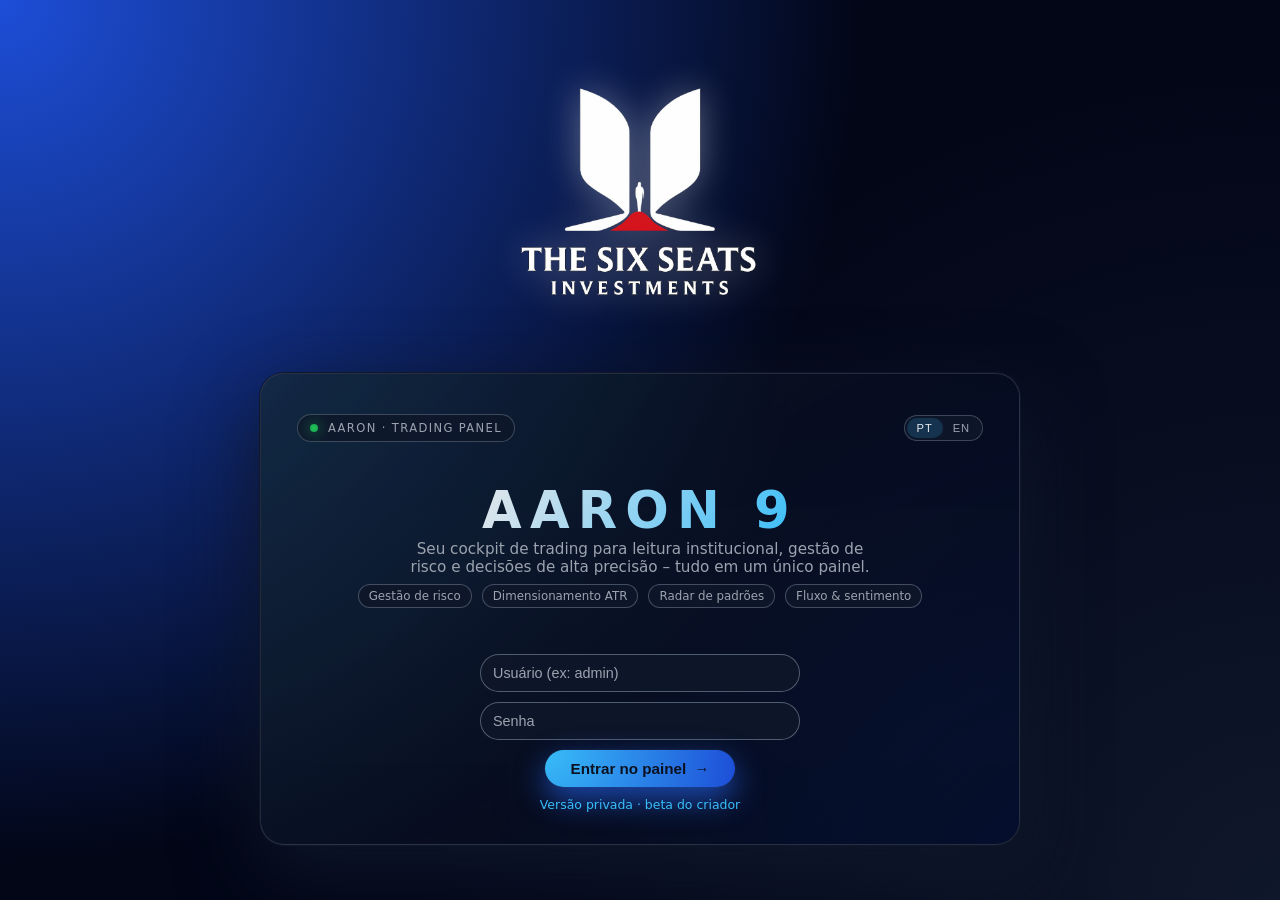
<file: index.html>
<!DOCTYPE html>
<html lang="pt-BR">
<head>
  <meta charset="UTF-8" />
  <title>AARON 9 – Login</title>
  <meta name="viewport" content="width=device-width, initial-scale=1" />
  <style>
    :root {
      --bg-main: #020617;
      --bg-card: rgba(15, 23, 42, 0.96);
      --accent: #38bdf8;
      --accent-soft: rgba(56, 189, 248, 0.18);
      --text: #e5e7eb;
      --text-soft: #9ca3af;
      --radius-xl: 24px;
    }

    * {
      box-sizing: border-box;
      margin: 0;
      padding: 0;
    }

       body {
      min-height: 100vh;
      font-family: system-ui, -apple-system, BlinkMacSystemFont, "SF Pro Text",
        "Segoe UI", sans-serif;
      color: var(--text);
      background:
        radial-gradient(circle at top left, #1d4ed8 0, transparent 55%),
        radial-gradient(circle at bottom right, #0f172a 0, transparent 55%),
        var(--bg-main);
      display: flex;
      flex-direction: column;      /* logo em cima, painel embaixo */
      align-items: center;
      justify-content: center;
      padding: 7px 24px 24px;     /* reserva espaço pro logo */
    }


    /* ===== LOGO THE SIX SEATS NO TOPO ===== */
       .brand-header {
      display: flex;
      justify-content: center;
      align-items: center;
      margin-bottom: 15px;      /* espaço entre logo e painel */
      pointer-events: none;     /* não pega clique */
    }


    .brand-logo {
  max-width: 320px;   /* era 260px */
  width: 26vw;        /* era 22vw */
  height: auto;
  filter: drop-shadow(0 0 18px rgba(255, 255, 255, 0.35));
}


    .landing-shell {
      width: 100%;
      max-width: 760px;
      background: linear-gradient(
          135deg,
          rgba(15, 23, 42, 0.92),
          rgba(2, 6, 23, 0.98)
        );
      border-radius: var(--radius-xl);
      border: 1px solid rgba(148, 163, 184, 0.22);
      box-shadow:
        0 0 0 1px rgba(15, 23, 42, 0.9),
        0 28px 80px rgba(15, 23, 42, 0.95);
      padding: 40px 36px 32px;
      position: relative;
      overflow: hidden;
    }

    .landing-shell::before {
      content: "";
      position: absolute;
      inset: -120px;
      background:
        radial-gradient(circle at 0% 0%, rgba(56, 189, 248, 0.16), transparent 55%),
        radial-gradient(circle at 100% 100%, rgba(37, 99, 235, 0.16), transparent 55%);
      opacity: 0.9;
      pointer-events: none;
    }

    .landing-inner {
      position: relative;
      z-index: 1;
      display: flex;
      flex-direction: column;
      gap: 28px;
    }

    .top-row {
      display: flex;
      justify-content: space-between;
      align-items: center;
      gap: 16px;
    }

    .logo-mark {
      display: inline-flex;
      align-items: center;
      gap: 10px;
      padding: 6px 12px;
      border-radius: 999px;
      background: rgba(15, 23, 42, 0.85);
      border: 1px solid rgba(148, 163, 184, 0.35);
      font-size: 0.72rem;
      letter-spacing: 0.12em;
      text-transform: uppercase;
      color: var(--text-soft);
      width: fit-content;
    }

    .logo-dot {
      width: 8px;
      height: 8px;
      border-radius: 999px;
      background: radial-gradient(circle, #22c55e, #16a34a);
      box-shadow: 0 0 14px rgba(34, 197, 94, 0.9);
    }

    .lang-toggle {
      display: inline-flex;
      padding: 2px;
      border-radius: 999px;
      background: rgba(15, 23, 42, 0.9);
      border: 1px solid rgba(148, 163, 184, 0.35);
    }

    .lang-btn {
      border: none;
      background: transparent;
      color: var(--text-soft);
      font-size: 0.7rem;
      padding: 4px 10px;
      border-radius: 999px;
      cursor: pointer;
      letter-spacing: 0.08em;
      text-transform: uppercase;
    }

    .lang-btn.active {
      background: var(--accent-soft);
      color: #e5e7eb;
    }

    .brand-main {
      font-size: clamp(2.6rem, 4vw, 3.2rem);
      font-weight: 700;
      letter-spacing: 0.16em;
      text-transform: uppercase;
      text-align: center;
      margin-top: 10px;
    }

    .brand-main span {
      background: linear-gradient(120deg, #e5e7eb, #38bdf8);
      -webkit-background-clip: text;
      background-clip: text;
      color: transparent;
    }

    .brand-subtitle {
      font-size: 0.95rem;
      color: var(--text-soft);
      text-align: center;
      max-width: 480px;
      margin: 0 auto;
    }

    .pill-row {
      display: flex;
      flex-wrap: wrap;
      gap: 10px;
      justify-content: center;
      margin-top: 8px;
    }

    .pill {
      font-size: 0.74rem;
      padding: 4px 10px;
      border-radius: 999px;
      border: 1px solid rgba(148, 163, 184, 0.4);
      background: rgba(15, 23, 42, 0.9);
      color: var(--text-soft);
    }

    .actions-row {
      display: flex;
      flex-direction: column;
      align-items: center;
      gap: 10px;
      margin-top: 18px;
    }

    .login-form {
      display: flex;
      flex-direction: column;
      align-items: center;
      gap: 10px;
      width: 100%;
      max-width: 320px;
    }

    .input-field {
      width: 100%;
      padding: 10px 12px;
      border-radius: 999px;
      border: 1px solid rgba(148, 163, 184, 0.5);
      background: rgba(15, 23, 42, 0.9);
      color: var(--text);
      font-size: 0.9rem;
      outline: none;
    }

    .input-field::placeholder {
      color: var(--text-soft);
    }

    .input-field:focus {
      border-color: var(--accent);
      box-shadow: 0 0 0 1px rgba(56, 189, 248, 0.4);
    }

    .btn-primary {
      padding: 10px 26px;
      border-radius: 999px;
      border: none;
      background: radial-gradient(circle at top left, #38bdf8, #1d4ed8);
      color: #0b1120;
      font-weight: 600;
      font-size: 0.95rem;
      cursor: pointer;
      display: inline-flex;
      align-items: center;
      gap: 8px;
      box-shadow:
        0 12px 30px rgba(37, 99, 235, 0.7),
        0 0 0 1px rgba(15, 23, 42, 0.9);
      transition: transform 0.12s ease-out, box-shadow 0.12s ease-out,
        filter 0.12s ease-out;
    }

    .btn-primary:hover {
      transform: translateY(-1px);
      filter: brightness(1.05);
      box-shadow:
        0 16px 40px rgba(37, 99, 235, 0.8),
        0 0 0 1px rgba(15, 23, 42, 0.9);
    }

    .btn-primary:active {
      transform: translateY(0);
      box-shadow:
        0 8px 22px rgba(15, 23, 42, 0.95),
        0 0 0 1px rgba(15, 23, 42, 0.9);
    }

    .btn-secondary {
      font-size: 0.78rem;
      color: var(--text-soft);
    }

    .btn-secondary span {
      color: var(--accent);
      font-weight: 500;
    }

    .footer-note {
      font-size: 0.7rem;
      text-align: center;
      color: var(--text-soft);
      opacity: 0.78;
      margin-top: 10px;
    }

       @media (max-width: 640px) {
      .landing-shell {
        padding: 28px 20px 22px;
      }

      .top-row {
        flex-direction: row;
        justify-content: space-between;
      }

      /* não precisamos mais mexer em top aqui */
    }

  </style>
</head>
<body>
  <!-- LOGO THE SIX SEATS INVESTMENTS -->
  <header class="brand-header">
    <img
      src="six-seats-logo.png"
      alt="The Six Seats Investments"
      class="brand-logo"
    />
  </header>

  <div class="landing-shell">
    <div class="landing-inner">
      <div class="top-row">
        <div class="logo-mark">
          <span class="logo-dot"></span>
          <span>AARON · TRADING PANEL</span>
        </div>

        <div class="lang-toggle">
          <button
            type="button"
            class="lang-btn active"
            data-lang="pt"
            onclick="setLanguage('pt')"
          >
            PT
          </button>
          <button
            type="button"
            class="lang-btn"
            data-lang="en"
            onclick="setLanguage('en')"
          >
            EN
          </button>
        </div>
      </div>

      <div>
        <div class="brand-main">
          <span>AARON&nbsp;9</span>
        </div>
        <p id="brandSubtitle" class="brand-subtitle">
          Seu cockpit de trading para leitura institucional, gestão de risco
          e decisões de alta precisão – tudo em um único painel.
        </p>

        <div class="pill-row">
          <div class="pill">Gestão de risco</div>
          <div class="pill">Dimensionamento ATR</div>
          <div class="pill">Radar de padrões</div>
          <div class="pill">Fluxo &amp; sentimento</div>
        </div>
      </div>

      <div class="actions-row">
        <form id="loginForm" class="login-form" onsubmit="handleLogin(event)">
          <input
            id="username"
            class="input-field"
            type="text"
            placeholder="Usuário (ex: admin)"
            autocomplete="username"
            required
          />
          <input
            id="password"
            class="input-field"
            type="password"
            placeholder="Senha"
            autocomplete="current-password"
            required
          />

          <button type="submit" class="btn-primary">
            <span id="loginButtonLabel">Entrar no painel</span>
            <span>→</span>
          </button>
        </form>

        <div class="btn-secondary">
          <span id="privateTextMain">Versão privada · </span>
          <span id="privateTextTag">beta do criador</span>
        </div>
      </div>
    </div>
  </div>

  <script>
    // ===== LOGIN (Admin / Aaron10) =====
    const USERS = [
      {
        username: 'admin',
        password: 'Aaron10',
        redirect: 'panel.html', // mude se quiser outro painel
      },
    ];

    let currentLang = 'pt';

    const translations = {
      pt: {
        subtitle:
          'Seu cockpit de trading para leitura institucional, gestão de risco e decisões de alta precisão – tudo em um único painel.',
        usernamePlaceholder: 'Usuário (ex: admin)',
        passwordPlaceholder: 'Senha',
        loginButton: 'Entrar no painel',
        privateMain: 'Versão privada · ',
        privateTag: 'beta do criador',
        pills: [
          'Gestão de risco',
          'Dimensionamento ATR',
          'Radar de padrões',
          'Fluxo & sentimento',
        ],
        invalidLogin: 'Usuário ou senha inválidos.',
      },
      en: {
        subtitle:
          'Your trading cockpit for institutional reading, risk management and high-precision decisions – all in a single panel.',
        usernamePlaceholder: 'User (e.g. admin)',
        passwordPlaceholder: 'Password',
        loginButton: 'Enter panel',
        privateMain: 'Private version · ',
        privateTag: "creator's beta",
        pills: [
          'Risk management',
          'ATR sizing',
          'Pattern radar',
          'Flow & sentiment',
        ],
        invalidLogin: 'Invalid username or password.',
      },
    };

    function applyLanguage(lang) {
      const t = translations[lang] || translations.pt;
      currentLang = lang;

      // <html lang="...">
      document.documentElement.lang = lang === 'pt' ? 'pt-BR' : 'en';

      // Textos principais
      const subtitleEl = document.getElementById('brandSubtitle');
      if (subtitleEl) subtitleEl.textContent = t.subtitle;

      const usernameEl = document.getElementById('username');
      const passwordEl = document.getElementById('password');
      if (usernameEl) usernameEl.placeholder = t.usernamePlaceholder;
      if (passwordEl) passwordEl.placeholder = t.passwordPlaceholder;

      const loginBtnLabel = document.getElementById('loginButtonLabel');
      if (loginBtnLabel) loginBtnLabel.textContent = t.loginButton;

      const privateMain = document.getElementById('privateTextMain');
      const privateTag = document.getElementById('privateTextTag');
      if (privateMain) privateMain.textContent = t.privateMain;
      if (privateTag) privateTag.textContent = t.privateTag;

      // Pills
      const pillEls = document.querySelectorAll('.pill-row .pill');
      pillEls.forEach((el, idx) => {
        if (t.pills[idx]) el.textContent = t.pills[idx];
      });

      // Estado visual dos botões PT/EN
      const langButtons = document.querySelectorAll('.lang-btn');
      langButtons.forEach((btn) => {
        btn.classList.toggle('active', btn.dataset.lang === lang);
      });
    }

    function setLanguage(lang) {
      applyLanguage(lang);
    }

    function handleLogin(event) {
      event.preventDefault();

      const username = document.getElementById('username').value.trim();
      const password = document.getElementById('password').value;

      const found = USERS.find(
        (u) =>
          u.username.toLowerCase() === username.toLowerCase() &&
          u.password === password
      );

      if (!found) {
        alert(translations[currentLang].invalidLogin);
        return;
      }

      // Redireciona de acordo com o usuário
      window.location.href = found.redirect;
    }

    document.addEventListener('DOMContentLoaded', function () {
      applyLanguage(currentLang);
    });
  </script>
</body>
</html>
</file>
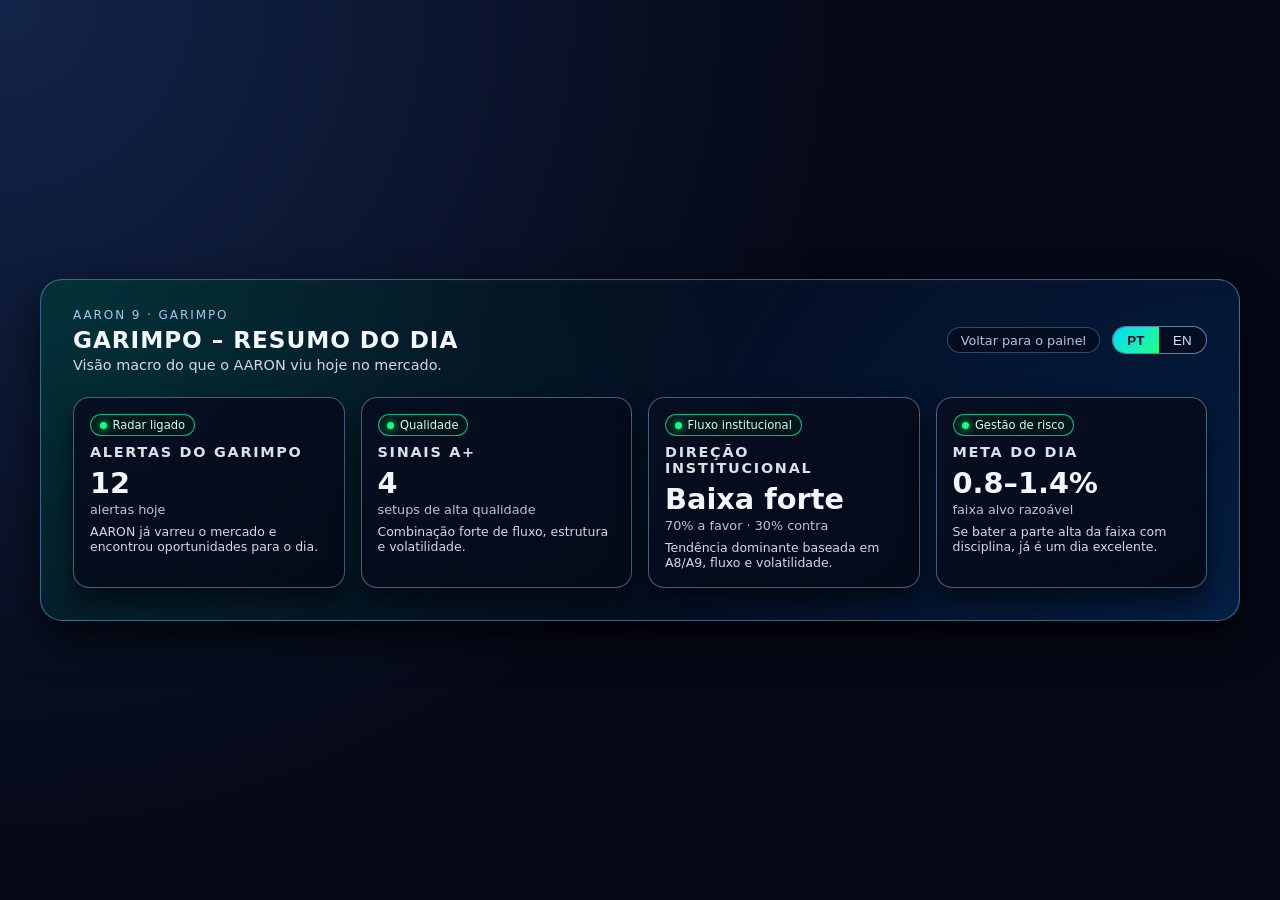
<file: garimpo.html>
<!DOCTYPE html>
<html lang="pt">
<head>
  <meta charset="UTF-8" />
  <title>AARON 9 – Garimpo</title>
  <meta name="viewport" content="width=device-width, initial-scale=1.0" />

  <style>
    /* ===========================
       RESET BÁSICO
       =========================== */
    * {
      box-sizing: border-box;
      margin: 0;
      padding: 0;
    }

    html, body {
      height: 100%;
    }

    body {
      font-family: system-ui, -apple-system, BlinkMacSystemFont, "SF Pro Text",
        "Segoe UI", sans-serif;
      background:
        radial-gradient(circle at top left, #13254a, #050816 55%),
        radial-gradient(circle at bottom right, #041226, #02030a 60%);
      color: #f5f7ff;
      padding: 1.5rem;
      display: flex;
      justify-content: center;
      align-items: center;
    }

    /* ===========================
       CONTAINER PRINCIPAL
       =========================== */
    .garimpo-shell {
      width: 100%;
      max-width: 1200px;
      border-radius: 22px;
      padding: 1.75rem 2rem 2rem;
      background:
        radial-gradient(circle at top left, rgba(0, 255, 200, 0.16), transparent 55%),
        radial-gradient(circle at bottom right, rgba(0, 120, 255, 0.18), transparent 60%),
        rgba(6, 12, 30, 0.96);
      border: 1px solid rgba(120, 220, 255, 0.4);
      box-shadow:
        0 18px 40px rgba(0, 0, 0, 0.7),
        inset 0 0 0 1px rgba(255, 255, 255, 0.02);
    }

    /* ===========================
       HEADER
       =========================== */
    .garimpo-header {
      display: flex;
      align-items: center;
      justify-content: space-between;
      gap: 1rem;
      margin-bottom: 1.5rem;
    }

    .garimpo-title-block {
      display: flex;
      flex-direction: column;
      gap: 0.25rem;
    }

    .garimpo-kicker {
      font-size: 0.75rem;
      letter-spacing: 0.16em;
      text-transform: uppercase;
      color: rgba(180, 220, 255, 0.9);
    }

    .garimpo-main-title {
      font-size: 1.45rem;
      font-weight: 700;
      letter-spacing: 0.04em;
      text-transform: uppercase;
    }

    .garimpo-subtitle {
      font-size: 0.9rem;
      opacity: 0.86;
    }

    .garimpo-header-actions {
      display: flex;
      align-items: center;
      gap: 0.75rem;
    }

    .lang-toggle {
      display: inline-flex;
      border-radius: 999px;
      border: 1px solid rgba(150, 210, 255, 0.6);
      overflow: hidden;
      background: rgba(5, 12, 30, 0.9);
      font-size: 0.78rem;
    }

    .lang-toggle button {
      padding: 0.35rem 0.9rem;
      border: none;
      outline: none;
      background: transparent;
      color: #cfe6ff;
      cursor: pointer;
      transition: background 0.18s ease, color 0.18s ease;
    }

    .lang-toggle button.active {
      background: linear-gradient(135deg, #04d9ff, #22ff88);
      color: #03101f;
      font-weight: 600;
    }

    .back-link {
      font-size: 0.8rem;
      text-decoration: none;
      color: #cfe6ff;
      opacity: 0.85;
      border-radius: 999px;
      padding: 0.3rem 0.8rem;
      border: 1px solid rgba(120, 200, 255, 0.4);
      background: rgba(3, 10, 25, 0.8);
      transition: background 0.2s ease, transform 0.2s ease, opacity 0.2s ease;
    }

    .back-link:hover {
      opacity: 1;
      background: rgba(15, 40, 90, 0.95);
      transform: translateY(-1px);
    }

    /* ===========================
       GRID DOS 4 QUADROS
       =========================== */
    .garimpo-grid {
      display: grid;
      grid-template-columns: repeat(4, minmax(0, 1fr));
      gap: 1rem;
    }

    .garimpo-card {
      position: relative;
      padding: 1rem 1rem 1.1rem;
      border-radius: 16px;
      border: 1px solid rgba(140, 200, 255, 0.45);
      background:
        linear-gradient(145deg, rgba(6, 14, 32, 0.92), rgba(5, 10, 24, 0.98));
      box-shadow: 0 14px 28px rgba(0, 0, 0, 0.6);
      overflow: hidden;
    }

    .garimpo-card::before {
      content: "";
      position: absolute;
      inset: -30%;
      background:
        radial-gradient(circle at top left, rgba(0, 255, 200, 0.12), transparent 60%);
      opacity: 0.9;
      pointer-events: none;
      z-index: -1;
    }

    .garimpo-card-title {
      font-size: 0.9rem;
      letter-spacing: 0.12em;
      text-transform: uppercase;
      opacity: 0.9;
      margin-bottom: 0.5rem;
    }

    .garimpo-card-number {
      font-size: 1.8rem;
      font-weight: 700;
      line-height: 1.1;
      margin-bottom: 0.15rem;
    }

    .garimpo-card-label {
      font-size: 0.8rem;
      opacity: 0.78;
      margin-bottom: 0.45rem;
    }

    .garimpo-card-note {
      font-size: 0.78rem;
      opacity: 0.9;
      color: #e3f1ff;
    }

    .chip {
      display: inline-flex;
      align-items: center;
      gap: 0.35rem;
      font-size: 0.72rem;
      padding: 0.2rem 0.55rem;
      border-radius: 999px;
      border: 1px solid rgba(0, 255, 190, 0.7);
      background: rgba(2, 25, 25, 0.8);
      color: #cfffec;
      margin-bottom: 0.45rem;
    }

    .chip-dot {
      width: 7px;
      height: 7px;
      border-radius: 999px;
      background: #11ff88;
      box-shadow: 0 0 9px #11ff88;
    }

    /* ===========================
       RESPONSIVO
       =========================== */
    @media (max-width: 960px) {
      .garimpo-grid {
        grid-template-columns: repeat(2, minmax(0, 1fr));
      }

      .garimpo-shell {
        padding: 1.5rem;
      }
    }

    @media (max-width: 640px) {
      body {
        padding: 0.75rem;
        align-items: stretch;
      }

      .garimpo-shell {
        padding: 1.1rem 1rem 1.4rem;
      }

      .garimpo-header {
        flex-direction: column;
        align-items: flex-start;
      }

      .garimpo-grid {
        grid-template-columns: 1fr;
      }
    }
  </style>
</head>
<body>
  <div class="garimpo-shell">
    <!-- HEADER -->
    <header class="garimpo-header">
      <div class="garimpo-title-block">
        <span class="garimpo-kicker" data-i18n="kicker">AARON 9 · GARIMPO</span>
        <h1 class="garimpo-main-title" data-i18n="mainTitle">
          Garimpo – Resumo do Dia
        </h1>
        <p class="garimpo-subtitle" data-i18n="subtitle">
          Visão macro do que o AARON viu hoje no mercado.
        </p>
      </div>

      <div class="garimpo-header-actions">
        <a href="panel.html" class="back-link" data-i18n="backLink">
          Voltar para o painel
        </a>

        <div class="lang-toggle">
          <button id="btn-lang-pt" class="active">PT</button>
          <button id="btn-lang-en">EN</button>
        </div>
      </div>
    </header>

    <!-- GRID DOS 4 QUADROS -->
    <section class="garimpo-grid">
      <!-- QUADRO 1 – Alertas -->
      <article class="garimpo-card">
        <div class="chip">
          <span class="chip-dot"></span>
          <span data-i18n="chip1">Radar ligado</span>
        </div>
        <h2 class="garimpo-card-title" data-i18n="card1.title">
          Alertas do Garimpo
        </h2>
        <p class="garimpo-card-number" id="garimpo-alertas">12</p>
        <p class="garimpo-card-label" data-i18n="card1.label">
          alertas hoje
        </p>
        <p class="garimpo-card-note" data-i18n="card1.note">
          AARON já varreu o mercado e encontrou oportunidades para o dia.
        </p>
      </article>

      <!-- QUADRO 2 – Sinais A+ -->
      <article class="garimpo-card">
        <div class="chip">
          <span class="chip-dot"></span>
          <span data-i18n="chip2">Qualidade</span>
        </div>
        <h2 class="garimpo-card-title" data-i18n="card2.title">
          Sinais A+
        </h2>
        <p class="garimpo-card-number" id="garimpo-sinais-a-plus">4</p>
        <p class="garimpo-card-label" data-i18n="card2.label">
          setups de alta qualidade
        </p>
        <p class="garimpo-card-note" data-i18n="card2.note">
          Combinação forte de fluxo, estrutura e volatilidade.
        </p>
      </article>

      <!-- QUADRO 3 – Direção institucional -->
      <article class="garimpo-card">
        <div class="chip">
          <span class="chip-dot"></span>
          <span data-i18n="chip3">Fluxo institucional</span>
        </div>
        <h2 class="garimpo-card-title" data-i18n="card3.title">
          Direção institucional
        </h2>
        <p class="garimpo-card-number" id="garimpo-direcao-dia">
          Baixa forte
        </p>
        <p class="garimpo-card-label" data-i18n="card3.label">
          70% a favor · 30% contra
        </p>
        <p class="garimpo-card-note" data-i18n="card3.note">
          Tendência dominante baseada em A8/A9, fluxo e volatilidade.
        </p>
      </article>

      <!-- QUADRO 4 – Meta do dia -->
      <article class="garimpo-card">
        <div class="chip">
          <span class="chip-dot"></span>
          <span data-i18n="chip4">Gestão de risco</span>
        </div>
        <h2 class="garimpo-card-title" data-i18n="card4.title">
          Meta do dia
        </h2>
        <p class="garimpo-card-number" id="garimpo-meta-dia">
          0.8–1.4%
        </p>
        <p class="garimpo-card-label" data-i18n="card4.label">
          faixa alvo razoável
        </p>
        <p class="garimpo-card-note" id="garimpo-status-meta" data-i18n="card4.note">
          Se bater a parte alta da faixa com disciplina, já é um dia excelente.
        </p>
      </article>
    </section>
  </div>

  <!-- ===========================
       SCRIPT DE TRADUÇÃO PT / EN
       =========================== -->
  <script>
    const translations = {
      pt: {
        kicker: "AARON 9 · GARIMPO",
        mainTitle: "Garimpo – Resumo do Dia",
        subtitle: "Visão macro do que o AARON viu hoje no mercado.",
        backLink: "Voltar para o painel",

        chip1: "Radar ligado",
        card1_title: "Alertas do Garimpo",
        card1_label: "alertas hoje",
        card1_note: "AARON já varreu o mercado e encontrou oportunidades para o dia.",

        chip2: "Qualidade",
        card2_title: "Sinais A+",
        card2_label: "setups de alta qualidade",
        card2_note: "Combinação forte de fluxo, estrutura e volatilidade.",

        chip3: "Fluxo institucional",
        card3_title: "Direção institucional",
        card3_label: "70% a favor · 30% contra",
        card3_note: "Tendência dominante baseada em A8/A9, fluxo e volatilidade.",

        chip4: "Gestão de risco",
        card4_title: "Meta do dia",
        card4_label: "faixa alvo razoável",
        card4_note: "Se bater a parte alta da faixa com disciplina, já é um dia excelente."
      },
      en: {
        kicker: "AARON 9 · GARIMPO",
        mainTitle: "Garimpo – Daily Summary",
        subtitle: "Macro view of what AARON has seen in the market today.",
        backLink: "Back to main panel",

        chip1: "Radar on",
        card1_title: "Garimpo Alerts",
        card1_label: "alerts today",
        card1_note: "AARON has already scanned the market and found opportunities for the day.",

        chip2: "Quality",
        card2_title: "A+ Signals",
        card2_label: "high-quality setups",
        card2_note: "Strong combination of flow, structure and volatility.",

        chip3: "Institutional flow",
        card3_title: "Institutional Direction",
        card3_label: "70% with trend · 30% against",
        card3_note: "Dominant trend based on A8/A9, flow and volatility.",

        chip4: "Risk management",
        card4_title: "Daily Target",
        card4_label: "reasonable target range",
        card4_note: "If you hit the top of the range with discipline, it's already an excellent day."
      }
    };

    function applyLanguage(lang) {
      const dict = translations[lang];
      if (!dict) return;

      const map = {
        kicker: "kicker",
        mainTitle: "mainTitle",
        subtitle: "subtitle",
        backLink: "backLink",
        chip1: "chip1",
        chip2: "chip2",
        chip3: "chip3",
        chip4: "chip4",
        "card1.title": "card1_title",
        "card1.label": "card1_label",
        "card1.note": "card1_note",
        "card2.title": "card2_title",
        "card2.label": "card2_label",
        "card2.note": "card2_note",
        "card3.title": "card3_title",
        "card3.label": "card3_label",
        "card3.note": "card3_note",
        "card4.title": "card4_title",
        "card4.label": "card4_label",
        "card4.note": "card4_note"
      };

      document.querySelectorAll("[data-i18n]").forEach(el => {
        const key = el.getAttribute("data-i18n");
        const dictKey = map[key] || key;
        if (dict[dictKey]) {
          el.textContent = dict[dictKey];
        }
      });

      document.documentElement.lang = lang;
    }

    document.addEventListener("DOMContentLoaded", () => {
      const btnPT = document.getElementById("btn-lang-pt");
      const btnEN = document.getElementById("btn-lang-en");

      btnPT.addEventListener("click", () => {
        btnPT.classList.add("active");
        btnEN.classList.remove("active");
        applyLanguage("pt");
      });

      btnEN.addEventListener("click", () => {
        btnEN.classList.add("active");
        btnPT.classList.remove("active");
        applyLanguage("en");
      });

      // Garantir que começa em PT
      applyLanguage("pt");
    });
  </script>
</body>
</html>
</file>
